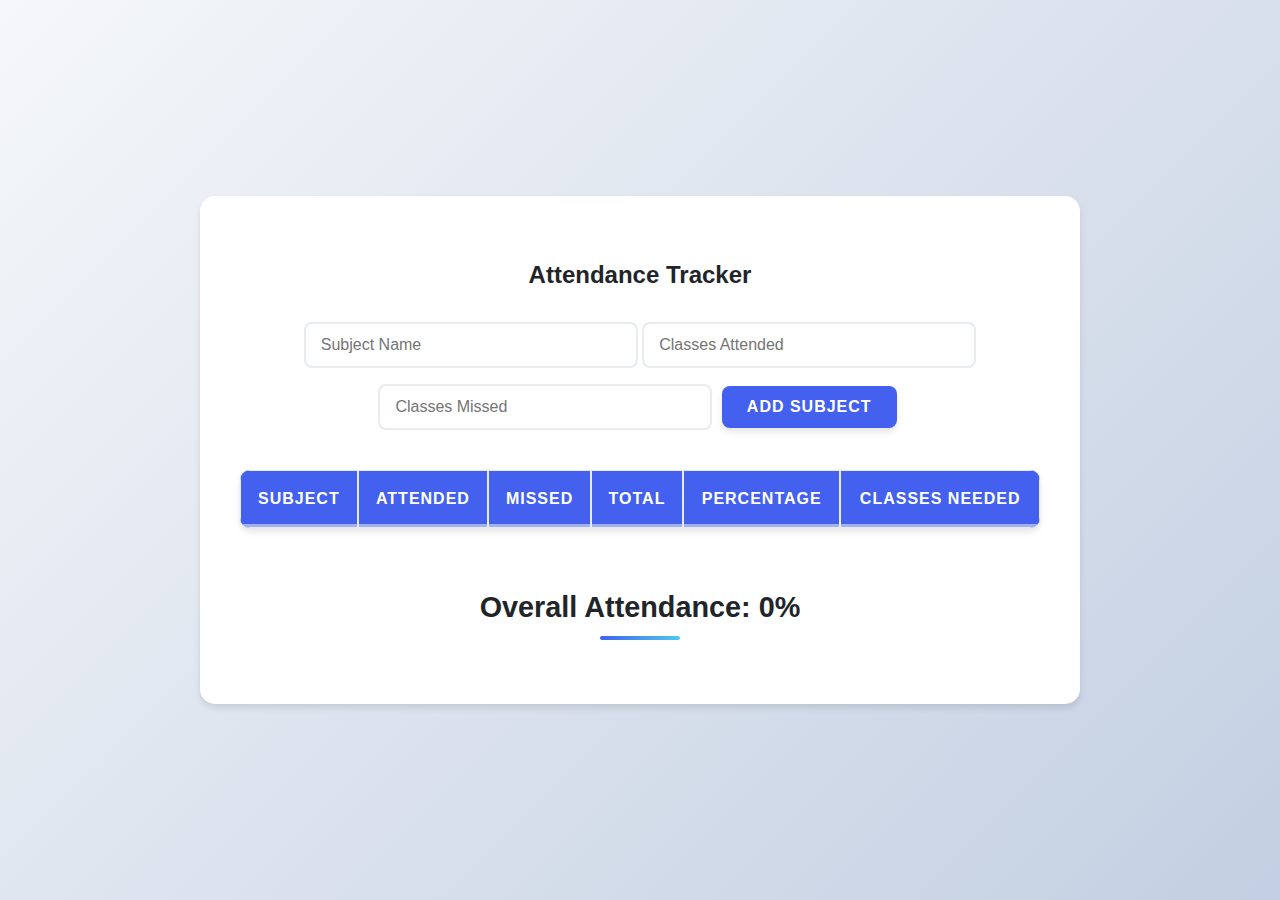
<file: Wp1/at2.html>
<!DOCTYPE html>
<html lang="en">
<head>
    <meta charset="UTF-8">
    <meta name="viewport" content="width=device-width, initial-scale=1.0">
    <title>Attendance Tracker</title>
    <link rel="stylesheet" href="style2.css">
</head>
<body>
    <div class="container">
        <h2>Attendance Tracker</h2>
        <input type="text" id="subject" placeholder="Subject Name">
        <input type="number" id="attended" placeholder="Classes Attended">
        <input type="number" id="missed" placeholder="Classes Missed">
        <button onclick="addSubject()">Add Subject</button>
        
        <table>
            <thead>
                <tr>
                    <th>Subject</th>
                    <th>Attended</th>
                    <th>Missed</th>
                    <th>Total</th>
                    <th>Percentage</th>
                    <th>Classes Needed</th>
                </tr>
            </thead>
            <tbody id="attendanceTable"></tbody>
        </table>
        
        <h3>Overall Attendance: <span id="overallAttendance">0%</span></h3>
    </div>

    <script src="script1.js"></script>
</body>
</html>
</file>
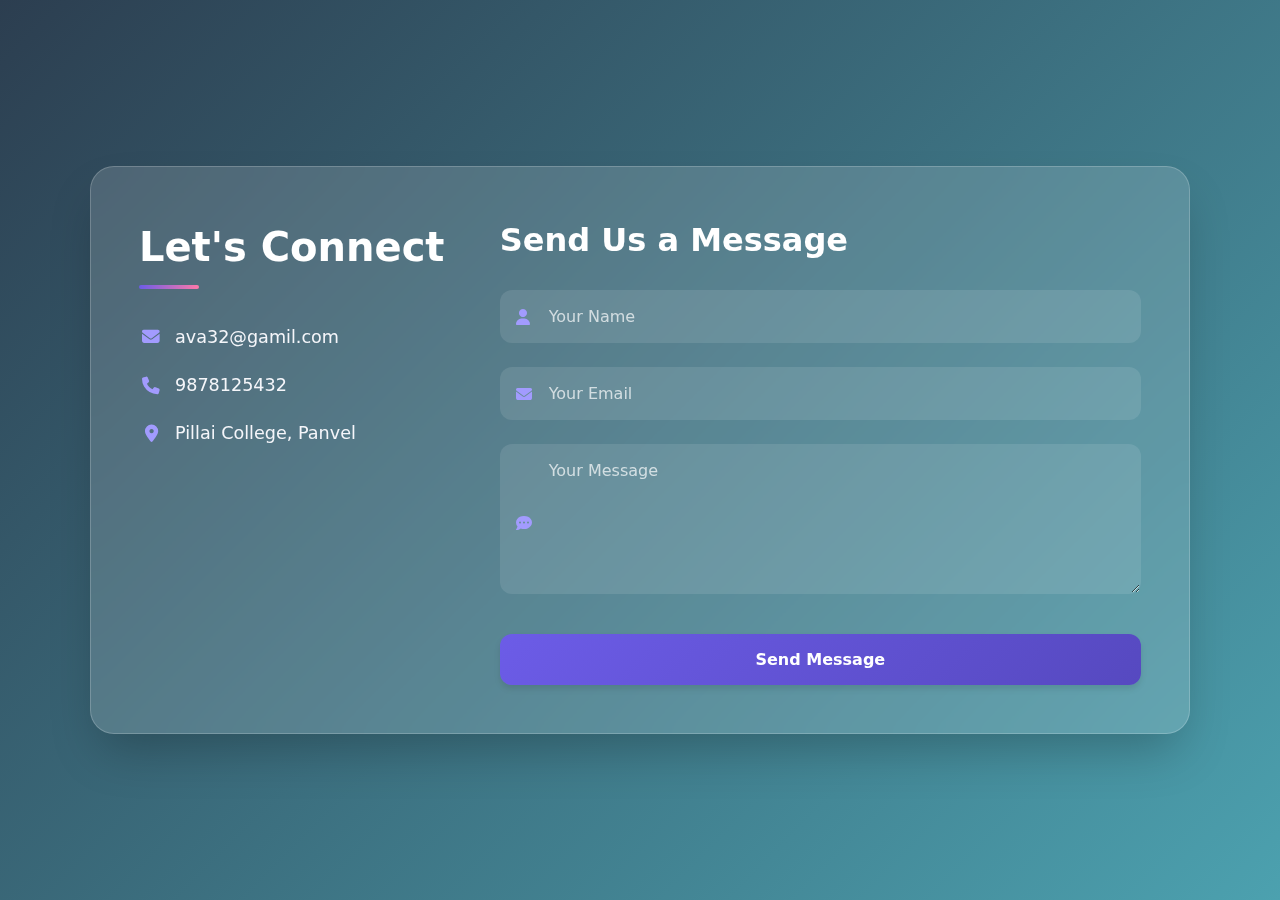
<file: Wp1/contact.html>
<!DOCTYPE html>
<html lang="en">
<head>
  <meta charset="UTF-8">
  <meta name="viewport" content="width=device-width, initial-scale=1.0">
  <title>Contact Us</title>
  <link rel="stylesheet" href="https://cdnjs.cloudflare.com/ajax/libs/font-awesome/6.5.0/css/all.min.css">
  <style>
    :root {
      --primary: #6c5ce7;
      --primary-light: #a29bfe;
      --primary-dark: #5649c0;
      --accent: #fd79a8;
      --text-light: #f5f6fa;
      --text-dark: #2d3436;
      --bg-gradient: linear-gradient(135deg, #2c3e50 0%, #4ca1af 100%);
      --card-bg: rgba(255, 255, 255, 0.15);
      --transition: all 0.4s cubic-bezier(0.25, 0.8, 0.25, 1);
    }

    * {
      box-sizing: border-box;
      margin: 0;
      padding: 0;
      font-family: 'Poppins', 'Segoe UI', system-ui, sans-serif;
    }

    body {
      background: var(--bg-gradient);
      min-height: 100vh;
      display: flex;
      align-items: center;
      justify-content: center;
      padding: 2rem;
      color: var(--text-light);
      line-height: 1.6;
      animation: fadeIn 1s ease-out;
    }

    @keyframes fadeIn {
      from { opacity: 0; transform: translateY(20px); }
      to { opacity: 1; transform: translateY(0); }
    }

    .container {
      max-width: 1100px;
      width: 100%;
      background: var(--card-bg);
      border-radius: 24px;
      padding: 3rem;
      backdrop-filter: blur(12px);
      box-shadow: 0 25px 50px -12px rgba(0, 0, 0, 0.25);
      display: flex;
      flex-wrap: wrap;
      gap: 2.5rem;
      overflow: hidden;
      position: relative;
      border: 1px solid rgba(255, 255, 255, 0.2);
      transition: all 0.5s ease;
    }

    .container.shrink {
      max-width: 800px;
      padding: 2.5rem;
    }

    /* Thank you message styles */
    .thank-you-message {
      position: absolute;
      top: 0;
      left: 0;
      width: 100%;
      height: 100%;
      display: flex;
      flex-direction: column;
      align-items: center;
      justify-content: center;
      background: rgba(108, 92, 231, 0.9);
      z-index: 10;
      opacity: 0;
      pointer-events: none;
      transition: all 0.5s ease;
      padding: 2rem;
      text-align: center;
    }

    .thank-you-message.show {
      opacity: 1;
      pointer-events: auto;
    }

    .thank-you-message i {
      font-size: 4rem;
      color: white;
      margin-bottom: 1.5rem;
      animation: bounce 1s infinite alternate;
    }

    @keyframes bounce {
      from { transform: translateY(0); }
      to { transform: translateY(-15px); }
    }

    .thank-you-message h2 {
      font-size: 2.5rem;
      margin-bottom: 1rem;
      color: white;
    }

    .thank-you-message p {
      font-size: 1.2rem;
      max-width: 500px;
      margin-bottom: 2rem;
    }

    .thank-you-message button {
      background: white;
      color: var(--primary);
      border: none;
      padding: 0.8rem 2rem;
      border-radius: 50px;
      font-weight: 600;
      cursor: pointer;
      transition: var(--transition);
    }

    .thank-you-message button:hover {
      transform: translateY(-3px);
      box-shadow: 0 10px 20px rgba(0, 0, 0, 0.2);
    }

    /* Rest of your existing styles... */
    .contact-info {
      flex: 1;
      min-width: 300px;
      position: relative;
      z-index: 1;
    }

    .contact-info h2 {
      font-size: 2.5rem;
      margin-bottom: 1.5rem;
      color: white;
      font-weight: 700;
      position: relative;
      display: inline-block;
    }

    .contact-info h2::after {
      content: '';
      position: absolute;
      bottom: -10px;
      left: 0;
      width: 60px;
      height: 4px;
      background: linear-gradient(to right, var(--primary), var(--accent));
      border-radius: 2px;
    }

    .contact-info p {
      margin: 1.25rem 0;
      font-size: 1.1rem;
      display: flex;
      align-items: center;
      gap: 0.75rem;
    }

    .contact-info i {
      width: 24px;
      text-align: center;
      color: var(--primary-light);
    }

    .social-icons {
      display: flex;
      gap: 1rem;
      margin-top: 2rem;
    }

    .social-icons a {
      width: 40px;
      height: 40px;
      border-radius: 50%;
      background: rgba(255, 255, 255, 0.1);
      display: flex;
      align-items: center;
      justify-content: center;
      color: white;
      font-size: 1rem;
      transition: var(--transition);
    }

    .social-icons a:hover {
      background: var(--primary);
      transform: translateY(-3px);
      box-shadow: 0 5px 15px rgba(0, 0, 0, 0.2);
    }

    .form-section {
      flex: 2;
      min-width: 350px;
      position: relative;
      z-index: 1;
    }

    .form-section h3 {
      font-size: 2rem;
      margin-bottom: 1.5rem;
      color: white;
      font-weight: 600;
    }

    form {
      display: flex;
      flex-direction: column;
      gap: 1.5rem;
    }

    .input-group {
      position: relative;
    }

    .input-group i {
      position: absolute;
      top: 50%;
      left: 1rem;
      transform: translateY(-50%);
      color: var(--primary-light);
      transition: var(--transition);
    }

    input, textarea {
      width: 100%;
      padding: 1rem 1rem 1rem 3rem;
      border: none;
      border-radius: 12px;
      background: rgba(255, 255, 255, 0.1);
      color: white;
      font-size: 1rem;
      transition: var(--transition);
      border: 1px solid transparent;
    }

    input::placeholder, textarea::placeholder {
      color: rgba(255, 255, 255, 0.7);
    }

    input:focus, textarea:focus {
      outline: none;
      border-color: var(--primary);
      background: rgba(255, 255, 255, 0.15);
      box-shadow: 0 0 0 3px rgba(108, 92, 231, 0.2);
    }

    input:focus + i, textarea:focus + i {
      color: var(--accent);
      transform: translateY(-50%) scale(1.2);
    }

    textarea {
      resize: vertical;
      min-height: 150px;
    }

    button {
      padding: 1rem;
      background: linear-gradient(135deg, var(--primary), var(--primary-dark));
      color: white;
      border: none;
      border-radius: 12px;
      font-size: 1rem;
      font-weight: 600;
      cursor: pointer;
      transition: var(--transition);
      box-shadow: 0 4px 6px rgba(0, 0, 0, 0.1);
      position: relative;
      overflow: hidden;
      margin-top: 0.5rem;
    }

    button:hover {
      transform: translateY(-3px);
      box-shadow: 0 10px 20px rgba(0, 0, 0, 0.2);
      background: linear-gradient(135deg, var(--primary-light), var(--primary));
    }

    button:active {
      transform: translateY(0);
    }

    button::after {
      content: '';
      position: absolute;
      top: 0;
      left: -100%;
      width: 100%;
      height: 100%;
      background: linear-gradient(90deg, transparent, rgba(255, 255, 255, 0.2), transparent);
      transition: 0.5s;
    }

    button:hover::after {
      left: 100%;
    }

    @media (max-width: 768px) {
      .container {
        flex-direction: column;
        padding: 2rem 1.5rem;
        border-radius: 16px;
      }

      .container.shrink {
        max-width: 90%;
      }

      .contact-info {
        text-align: center;
      }

      .contact-info h2::after {
        left: 50%;
        transform: translateX(-50%);
      }

      .social-icons {
        justify-content: center;
      }

      .thank-you-message h2 {
        font-size: 2rem;
      }
    }

    @media (max-width: 480px) {
      input, textarea {
        padding: 0.75rem 0.75rem 0.75rem 2.5rem;
      }

      .thank-you-message i {
        font-size: 3rem;
      }

      .thank-you-message h2 {
        font-size: 1.8rem;
      }

      .thank-you-message p {
        font-size: 1rem;
      }
    }
  </style>
</head>
<body>
  <div class="container" id="container">
    <!-- Thank You Message (hidden by default) -->
    <div class="thank-you-message" id="thankYouMessage">
      <i class="fas fa-check-circle"></i>
      <h2>Thank You!</h2>
      <p>We've received your message and will get back to you soon.</p>
      <button id="closeThankYou">Close</button>
    </div>

    <!-- Contact Info -->
    <div class="contact-info">
      <h2>Let's Connect</h2>
      <p><i class="fas fa-envelope"></i>ava32@gamil.com</p>
      <p><i class="fas fa-phone"></i>9878125432</p>
      <p><i class="fas fa-map-marker-alt"></i>Pillai College, Panvel</p>
     
    </div>

    <!-- Contact Form -->
    <div class="form-section">
      <h3>Send Us a Message</h3>
      <form id="contactForm">
        <div class="input-group">
          <i class="fas fa-user"></i>
          <input type="text" id="name" name="name" placeholder="Your Name" required>
        </div>
        <div class="input-group">
          <i class="fas fa-envelope"></i>
          <input type="email" id="email" name="email" placeholder="Your Email" required>
        </div>
        <div class="input-group">
          <i class="fas fa-comment-dots"></i>
          <textarea id="message" name="message" rows="5" placeholder="Your Message" required></textarea>
        </div>
        <button type="submit">Send Message</button>
      </form>
    </div>
  </div>

  <script>
    document.getElementById('contactForm').addEventListener('submit', function(e) {
      e.preventDefault();
      const container = document.getElementById('container');
      const thankYouMessage = document.getElementById('thankYouMessage');
      
      // Shrink the container
      container.classList.add('shrink');
      
      // Show thank you message
      setTimeout(() => {
        thankYouMessage.classList.add('show');
      }, 500);
      
      // Reset form
      this.reset();
    });

    document.getElementById('closeThankYou').addEventListener('click', function() {
      const container = document.getElementById('container');
      const thankYouMessage = document.getElementById('thankYouMessage');
      
      // Hide thank you message
      thankYouMessage.classList.remove('show');
      
      // Return container to original size after animation
      setTimeout(() => {
        container.classList.remove('shrink');
      }, 500);
    });
  </script>
</body>
</html>
</file>
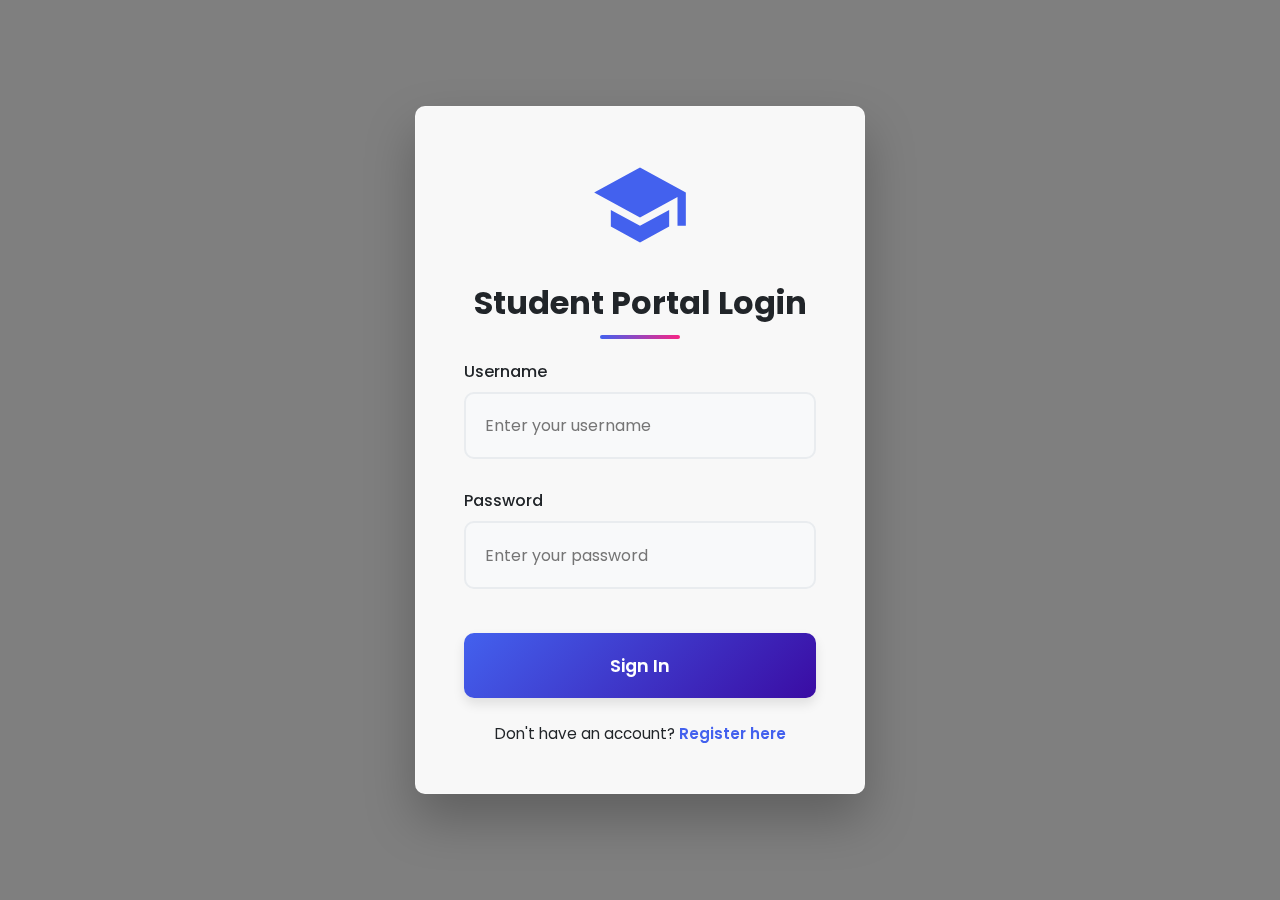
<file: Wp1/index1.html>
<!DOCTYPE html>
<html lang="en">
<head>
    <meta charset="UTF-8">
    <meta name="viewport" content="width=device-width, initial-scale=1.0">
    <title>Student Management System - Login</title>
    <meta name="description" content="Secure login page for Student Management System">
    <link rel="preconnect" href="https://fonts.googleapis.com">
    <link rel="preconnect" href="https://fonts.gstatic.com" crossorigin>
    <link href="https://fonts.googleapis.com/css2?family=Poppins:wght@400;500;600;700&display=swap" rel="stylesheet">
    <script src="https://code.jquery.com/jquery-3.6.0.min.js" defer></script>
    
    <style>
        :root {
            --primary: #4361ee;
            --primary-light: #4895ef;
            --primary-dark: #3a0ca3;
            --accent: #f72585;
            --light: #f8f9fa;
            --dark: #212529;
            --success: #4cc9f0;
            --error: #dc3545;
            --transition: all 0.4s cubic-bezier(0.23, 1, 0.32, 1);
            --border-radius: 10px;
            --box-shadow: 0 25px 50px rgba(0, 0, 0, 0.25);
        }

        * {
            margin: 0;
            padding: 0;
            box-sizing: border-box;
            font-family: 'Poppins', 'Segoe UI', system-ui, sans-serif;
        }

        body {
            background: linear-gradient(rgba(0, 0, 0, 0.5), rgba(0, 0, 0, 0.5)), 
                        url('https://images.unsplash.com/photo-1523050854058-8df90110c9f1?ixlib=rb-4.0.3&ixid=MnwxMjA3fDB8MHxwaG90by1wYWdlfHx8fGVufDB8fHx8fA%3D%3D&auto=format&fit=crop&w=2070&q=80') no-repeat center center/cover;
            height: 100vh;
            display: flex;
            justify-content: center;
            align-items: center;
            animation: fadeIn 1.2s ease-out;
        }

        @keyframes fadeIn {
            from { opacity: 0; }
            to { opacity: 1; }
        }

        .login-container {
            width: 450px;
            background: rgba(255, 255, 255, 0.95);
            padding: 3rem;
            border-radius: var(--border-radius);
            box-shadow: var(--box-shadow);
            text-align: center;
            transform-style: preserve-3d;
            perspective: 1000px;
            animation: slideUp 0.8s cubic-bezier(0.175, 0.885, 0.32, 1.275);
            position: relative;
            overflow: hidden;
            backdrop-filter: blur(5px);
            border: 1px solid rgba(255, 255, 255, 0.3);
            transition: var(--transition);
        }

        .login-container:hover {
            transform: translateY(-5px) scale(1.01);
            box-shadow: 0 30px 60px rgba(0, 0, 0, 0.3);
        }

        @keyframes slideUp {
            from { transform: translateY(50px) rotateX(15deg); opacity: 0; }
            to { transform: translateY(0) rotateX(0); opacity: 1; }
        }

        /* Shine effect */
        .login-container::before {
            content: '';
            position: absolute;
            top: 0;
            left: -100%;
            width: 100%;
            height: 100%;
            background: linear-gradient(
                90deg,
                transparent,
                rgba(255, 255, 255, 0.2),
                transparent
            );
            transition: 0.5s;
            z-index: 1;
        }

        .login-container:hover::before {
            left: 100%;
        }

        .login-header {
            margin-bottom: 2rem;
            position: relative;
            z-index: 2;
        }

        .login-title {
            color: var(--dark);
            font-size: 2rem;
            font-weight: 700;
            margin-bottom: 1.5rem;
            position: relative;
        }

        .login-title::after {
            content: '';
            position: absolute;
            bottom: -12px;
            left: 50%;
            transform: translateX(-50%);
            width: 80px;
            height: 4px;
            background: linear-gradient(90deg, var(--primary), var(--accent));
            border-radius: 2px;
            transition: width 0.3s ease;
        }

        .login-container:hover .login-title::after {
            width: 100px;
        }

        .login-icon {
            width: 100px;
            height: 100px;
            margin: 0 auto 1.5rem;
            background: url('data:image/svg+xml;utf8,<svg xmlns="http://www.w3.org/2000/svg" viewBox="0 0 24 24" fill="%234361ee"><path d="M12 3L1 9l11 6 9-4.91V17h2V9M5 13.18v4L12 21l7-3.82v-4L12 17l-7-3.82z"/></svg>') no-repeat center center;
            background-size: contain;
            transition: var(--transition);
            z-index: 2;
            position: relative;
        }

        .login-container:hover .login-icon {
            transform: scale(1.1) rotate(5deg);
        }

        .login-form {
            display: flex;
            flex-direction: column;
            gap: 1.8rem;
        }

        .form-group {
            position: relative;
            z-index: 2;
            text-align: left;
        }

        .form-label {
            display: block;
            margin-bottom: 0.5rem;
            color: var(--dark);
            font-weight: 500;
        }

        .form-input {
            width: 100%;
            padding: 1.2rem;
            border: 2px solid #e9ecef;
            border-radius: var(--border-radius);
            font-size: 1rem;
            transition: var(--transition);
            background-color: #f8f9fa;
        }

        .form-input:focus {
            outline: none;
            border-color: var(--primary);
            box-shadow: 0 0 0 3px rgba(67, 97, 238, 0.2);
            background-color: white;
        }

        .form-group:hover .form-input {
            border-color: var(--primary-light);
        }

        .login-actions {
            margin-top: 1rem;
        }

        .btn {
            width: 100%;
            padding: 1.2rem;
            color: white;
            border: none;
            border-radius: var(--border-radius);
            font-size: 1.1rem;
            font-weight: 600;
            cursor: pointer;
            transition: var(--transition);
            position: relative;
            overflow: hidden;
            z-index: 2;
        }

        .btn-primary {
            background: linear-gradient(135deg, var(--primary), var(--primary-dark));
            box-shadow: 0 6px 12px rgba(0, 0, 0, 0.1);
        }

        .btn-primary:hover {
            transform: translateY(-3px);
            box-shadow: 0 12px 24px rgba(0, 0, 0, 0.2);
            background: linear-gradient(135deg, var(--primary-light), var(--primary));
        }

        .btn-primary:active {
            transform: translateY(0);
        }

        .btn-primary::after {
            content: '';
            position: absolute;
            top: 0;
            left: -100%;
            width: 100%;
            height: 100%;
            background: linear-gradient(90deg, transparent, rgba(255, 255, 255, 0.2), transparent);
            transition: 0.5s;
        }

        .btn-primary:hover::after {
            left: 100%;
        }

        .form-footer {
            margin-top: 1.5rem;
            font-size: 0.95rem;
            color: var(--dark);
            z-index: 2;
            position: relative;
        }

        .form-link {
            color: var(--primary);
            text-decoration: none;
            font-weight: 600;
            transition: var(--transition);
            position: relative;
        }

        .form-link::after {
            content: '';
            position: absolute;
            bottom: -2px;
            left: 0;
            width: 0;
            height: 2px;
            background: var(--primary);
            transition: var(--transition);
        }

        .form-link:hover::after {
            width: 100%;
        }

        .error-message {
            color: var(--error);
            margin: 1rem 0;
            font-size: 0.9rem;
            animation: shake 0.5s;
        }

        @keyframes shake {
            0%, 100% { transform: translateX(0); }
            20%, 60% { transform: translateX(-5px); }
            40%, 80% { transform: translateX(5px); }
        }

        @media (max-width: 480px) {
            .login-container {
                width: 90%;
                padding: 2rem;
            }
            
            body {
                background-position: 60% center;
            }
        }
    </style>
</head>
<body>
    <div class="login-container">
        <div class="login-header">
            <div class="login-icon" aria-hidden="true"></div>
            <h1 class="login-title">Student Portal Login</h1>
        </div>

        <form class="login-form" action="login.php" method="post" autocomplete="on">
            <div class="form-group">
                <label for="username" class="form-label">Username</label>
                <input type="text" id="username" name="username" class="form-input" required 
                       placeholder="Enter your username" autocomplete="username">
            </div>

            <div class="form-group">
                <label for="password" class="form-label">Password</label>
                <input type="password" id="password" name="password" class="form-input" required 
                       placeholder="Enter your password" autocomplete="current-password">
            </div>

            <!-- Error message placeholder -->
            <!-- <div class="error-message">Invalid username or password</div> -->

            <div class="login-actions">
                <button type="submit" class="btn btn-primary">Sign In</button>
            </div>
        </form>

        <div class="form-footer">
            Don't have an account? <a href="register1.php" class="form-link">Register here</a>
        </div>
    </div>
</body>
</html>
</file>
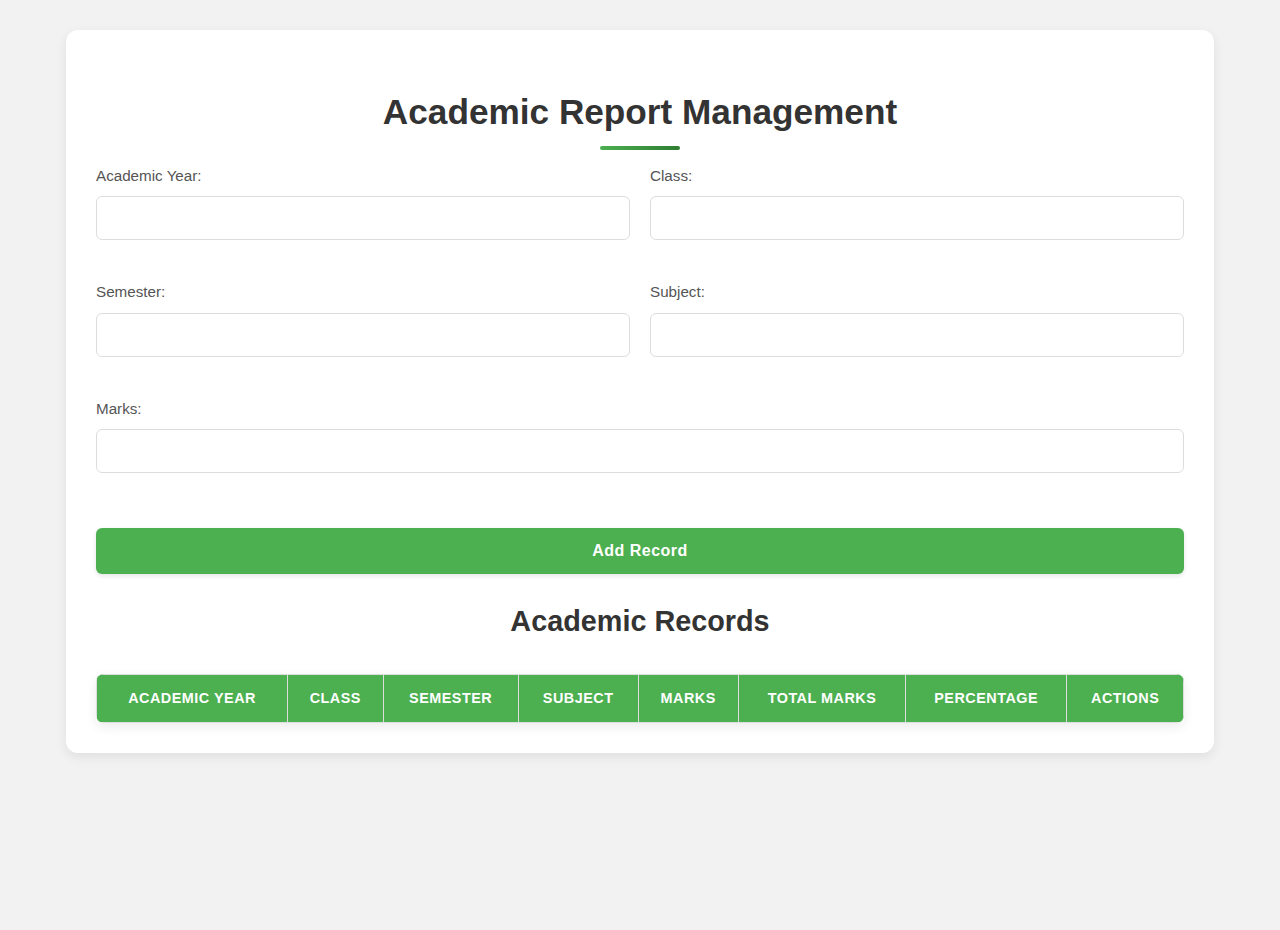
<file: Wp1/record.html>
<!DOCTYPE html>
<html lang="en">
<head>
    <meta charset="UTF-8">
    <meta name="viewport" content="width=device-width, initial-scale=1.0">
    <title>Academic Report Management</title>
   
    <style>

:root {
  --primary-color: #4CAF50;
  --primary-hover: #45a049;
  --danger-color: #f44336;
  --danger-hover: #e53935;
  --text-color: #333;
  --text-light: #555;
  --bg-color: #f2f2f2;
  --card-bg: #fff;
  --border-color: #ddd;
  --shadow: 0 4px 12px rgba(0, 0, 0, 0.08);
  --transition: all 0.3s cubic-bezier(0.25, 0.8, 0.25, 1);
}

body {
  font-family: 'Segoe UI', Tahoma, Geneva, Verdana, sans-serif;
  background-color: var(--bg-color);
  margin: 0;
  padding: 0;
  min-height: 100vh;
  color: var(--text-color);
  line-height: 1.6;
  animation: fadeIn 0.8s ease-out;
}

@keyframes fadeIn {
  from { opacity: 0; }
  to { opacity: 1; }
}

.container {
  width: 85%;
  max-width: 1200px;
  margin: 30px auto;
  background-color: var(--card-bg);
  padding: 30px;
  border-radius: 12px;
  box-shadow: var(--shadow);
  transition: var(--transition);
}

.container:hover {
  box-shadow: 0 8px 24px rgba(0, 0, 0, 0.12);
  transform: translateY(-2px);
}

h1, h2 {
  text-align: center;
  color: var(--text-color);
  margin-bottom: 1.5rem;
  position: relative;
}

h1 {
  font-size: 2.2rem;
  font-weight: 700;
}

h1::after {
  content: '';
  position: absolute;
  bottom: -10px;
  left: 50%;
  transform: translateX(-50%);
  width: 80px;
  height: 4px;
  background: linear-gradient(90deg, var(--primary-color), #2E7D32);
  border-radius: 2px;
}

h2 {
  font-size: 1.8rem;
  font-weight: 600;
}

form {
  display: flex;
  flex-wrap: wrap;
  justify-content: space-between;
  gap: 20px;
}

.form-group {
  flex: 1 1 calc(50% - 20px);
  min-width: 250px;
  margin-bottom: 20px;
}

label {
  display: block;
  margin-bottom: 8px;
  color: var(--text-light);
  font-weight: 500;
  font-size: 0.95rem;
}

input {
  width: 100%;
  padding: 12px 15px;
  box-sizing: border-box;
  border: 1px solid var(--border-color);
  border-radius: 6px;
  font-size: 1rem;
  transition: var(--transition);
}

input:focus {
  outline: none;
  border-color: var(--primary-color);
  box-shadow: 0 0 0 3px rgba(76, 175, 80, 0.2);
}

button {
  width: 100%;
  padding: 14px;
  background-color: var(--primary-color);
  color: white;
  border: none;
  border-radius: 6px;
  cursor: pointer;
  margin-top: 15px;
  font-size: 1rem;
  font-weight: 600;
  letter-spacing: 0.5px;
  transition: var(--transition);
  box-shadow: 0 2px 5px rgba(0, 0, 0, 0.1);
}

button:hover {
  background-color: var(--primary-hover);
  transform: translateY(-2px);
  box-shadow: 0 4px 8px rgba(0, 0, 0, 0.15);
}

button:active {
  transform: translateY(0);
}

table {
  width: 100%;
  border-collapse: collapse;
  margin-top: 30px;
  box-shadow: var(--shadow);
  border-radius: 8px;
  overflow: hidden;
  animation: slideUp 0.6s ease-out;
}

@keyframes slideUp {
  from { transform: translateY(20px); opacity: 0; }
  to { transform: translateY(0); opacity: 1; }
}

th, td {
  border: 1px solid var(--border-color);
  padding: 12px;
  text-align: center;
  transition: var(--transition);
}

th {
  background-color: var(--primary-color);
  color: white;
  font-weight: 600;
  text-transform: uppercase;
  font-size: 0.9rem;
  letter-spacing: 0.5px;
}

tr:nth-child(even) {
  background-color: rgba(242, 242, 242, 0.5);
}

tr:hover {
  background-color: rgba(76, 175, 80, 0.05);
}

.actions button {
  background-color: var(--danger-color);
  margin: 5px 0;
  padding: 10px;
}

.actions button:hover {
  background-color: var(--danger-hover);
}

@media (max-width: 768px) {
  .container {
    width: 95%;
    padding: 20px;
  }
  
  .form-group {
    flex: 1 1 100%;
  }
  
  h1 {
    font-size: 1.8rem;
  }
  
  h2 {
    font-size: 1.5rem;
  }
  
  th, td {
    padding: 10px 8px;
    font-size: 0.9rem;
  }
}

    </style>
</head>
<body>
    <div class="container">
        <h1>Academic Report Management</h1>
        <form id="reportForm">
            <div class="form-group">
                <label for="academicYear">Academic Year:</label>
                <input type="text" id="academicYear" required>
            </div>
            <div class="form-group">
                <label for="class">Class:</label>
                <input type="text" id="class" required>
            </div>
            <div class="form-group">
                <label for="semester">Semester:</label>
                <input type="text" id="semester" required>
            </div>
            <div class="form-group">
                <label for="subject">Subject:</label>
                <input type="text" id="subject" required>
            </div>
            <div class="form-group">
                <label for="marks">Marks:</label>
                <input type="number" id="marks" required>
            </div>
            <button type="button" onclick="addRecord()">Add Record</button>
        </form>
        <h2>Academic Records</h2>
        <table id="recordsTable">
            <thead>
                <tr>
                    <th>Academic Year</th>
                    <th>Class</th>
                    <th>Semester</th>
                    <th>Subject</th>
                    <th>Marks</th>
                    <th>Total Marks</th>
                    <th>Percentage</th>
                    <th>Actions</th>
                </tr>
            </thead>
            <tbody>
                <!-- Records will be dynamically added here -->
            </tbody>
        </table>
    </div>
    <script src="scriptrm.js"></script>
</body>
</html>
</file>
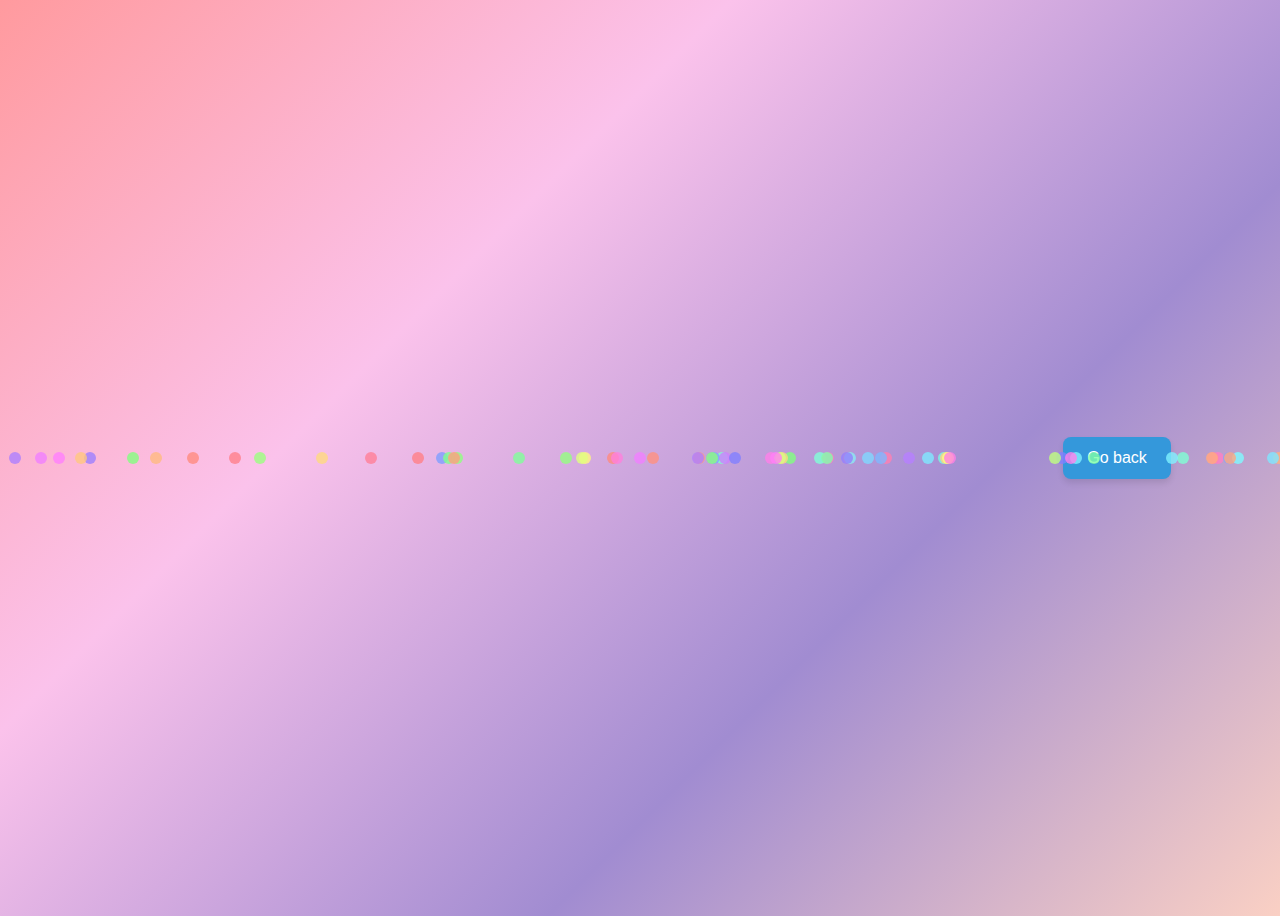
<file: Wp1/register1.html>
<!DOCTYPE html>
<html lang="en">
<head>
    <meta charset="UTF-8">
    <meta name="viewport" content="width=device-width, initial-scale=1.0">
    <title>Registration Success</title>
    <style>
        
        .go-back-btn {
            background-color: #3498db; /* Blue background */
            color: white; /* White text */
            border: none;
            padding: 12px 24px;
            font-size: 16px;
            border-radius: 8px;
            cursor: pointer;
            transition: background-color 0.3s ease, transform 0.2s ease;
            box-shadow: 0 4px 6px rgba(0, 0, 0, 0.1);
        }

        /* Hover Effect */
        .go-back-btn:hover {
            background-color: #2980b9; /* Darker blue */
            transform: scale(1.05);
        }

        /* Click Effect */
        .go-back-btn:active {
            transform: scale(0.95);
        }
        body {
            display: flex;
            justify-content: center;
            align-items: center;
            height: 100vh;
            background: linear-gradient(135deg, #ff9a9e, #fbc2eb, #a18cd1, #fad0c4);
            font-family: 'Poppins', sans-serif;
            text-align: center;
            overflow: hidden;
            animation: backgroundShift 10s ease infinite alternate;
        }
        @keyframes backgroundShift {
            0% { background-position: left; }
            100% { background-position: right; }
        }
        .message {
            font-size: 36px;
            font-weight: bold;
            color: #ffffff;
            background: rgba(0, 0, 0, 0.4);
            padding: 30px 60px;
            border-radius: 20px;
            box-shadow: 0px 10px 20px rgba(0, 0, 0, 0.4);
            opacity: 0;
            animation: fadeInBounce 2s ease-in-out forwards, glow 1.5s infinite alternate;
            text-shadow: 3px 3px 6px rgba(0, 0, 0, 0.3);
        }
        @keyframes fadeInBounce {
            0% { opacity: 0; transform: translateY(-50px); }
            50% { opacity: 1; transform: translateY(20px); }
            100% { opacity: 1; transform: translateY(0); }
        }
        @keyframes glow {
            0% { box-shadow: 0px 0px 10px rgba(255, 255, 255, 0.5); }
            100% { box-shadow: 0px 0px 25px rgba(255, 255, 255, 1); }
        }
        .confetti {
            position: absolute;
            width: 12px;
            height: 12px;
            opacity: 0.8;
            border-radius: 50%;
            animation: confetti-fall 4s linear infinite;
        }
        @keyframes confetti-fall {
            from { transform: translateY(-100vh) translateX(0); opacity: 1; }
            to { transform: translateY(100vh) translateX(40px); opacity: 0; }
        }
    </style>
    <link href="https://fonts.googleapis.com/css2?family=Poppins:wght@300;400;600&display=swap" rel="stylesheet">
</head>
<body>
    <div class="message">🎊 You have been registered successfully! 🎊</div>
    <script>
        function createConfetti() {
            for (let i = 0; i < 70; i++) {
                let confetti = document.createElement("div");
                confetti.className = "confetti";
                confetti.style.left = Math.random() * 100 + "vw";
                confetti.style.animationDuration = (Math.random() * 3 + 2) + "s";
                confetti.style.backgroundColor = `hsl(${Math.random() * 360}, 100%, 75%)`;
                document.body.appendChild(confetti);
                setTimeout(() => confetti.remove(), 6000);
            }
        }
        createConfetti();
    </script>
    <button class="go-back-btn" onclick="history.back()">Go back</button>
</body>
</html>
</file>
<file: Wp1/style2.css>
:root {
    --primary: #4361ee;
    --secondary: #3f37c9;
    --success: #4cc9f0;
    --danger: #f72585;
    --light: #f8f9fa;
    --dark: #212529;
    --shadow: 0 4px 6px rgba(0, 0, 0, 0.1);
    --transition: all 0.3s ease-in-out;
  }
  
  /* Smooth Base Styling */
  body {
    font-family: 'Segoe UI', Tahoma, Geneva, Verdana, sans-serif;
    background: linear-gradient(135deg, #f5f7fa 0%, #c3cfe2 100%);
    margin: 0;
    padding: 0;
    min-height: 100vh;
    display: flex;
    flex-direction: column;
    align-items: center;
    justify-content: center;
    text-align: center;
    line-height: 1.6;
    color: var(--dark);
    animation: fadeIn 1s ease-out;
  }
  
  @keyframes fadeIn {
    from { opacity: 0; transform: translateY(-20px); }
    to { opacity: 1; transform: translateY(0); }
  }
  
  /* Container with Floating Effect */
  .container {
    max-width: 800px;
    width: 90%;
    margin: 2rem auto;
    background: white;
    padding: 2.5rem;
    border-radius: 15px;
    box-shadow: var(--shadow);
    transition: var(--transition);
    animation: slideUp 0.8s cubic-bezier(0.175, 0.885, 0.32, 1.275);
  }
  
  @keyframes slideUp {
    from { transform: translateY(50px); opacity: 0; }
    to { transform: translateY(0); opacity: 1; }
  }
  
  .container:hover {
    transform: translateY(-5px);
    box-shadow: 0 15px 30px rgba(0, 0, 0, 0.15);
  }
  
  /* Form Elements with Interactive Effects */
  input {
    padding: 12px 15px;
    margin: 8px 0;
    border: 2px solid #e9ecef;
    border-radius: 8px;
    font-size: 1rem;
    transition: var(--transition);
    width: 100%;
    max-width: 300px;
  }
  
  input:focus {
    outline: none;
    border-color: var(--primary);
    box-shadow: 0 0 0 3px rgba(67, 97, 238, 0.2);
    transform: scale(1.02);
  }
  
  /* Button with Hover Animation */
  button {
    padding: 12px 25px;
    margin: 10px 5px;
    background-color: var(--primary);
    color: white;
    border: none;
    border-radius: 8px;
    cursor: pointer;
    font-size: 1rem;
    font-weight: 600;
    text-transform: uppercase;
    letter-spacing: 1px;
    transition: var(--transition);
    box-shadow: 0 4px 6px rgba(0, 0, 0, 0.1);
    position: relative;
    overflow: hidden;
  }
  
  button:hover {
    background-color: var(--secondary);
    transform: translateY(-3px);
    box-shadow: 0 7px 14px rgba(0, 0, 0, 0.15);
  }
  
  button:active {
    transform: translateY(1px);
  }
  
  button::after {
    content: '';
    position: absolute;
    top: 0;
    left: -100%;
    width: 100%;
    height: 100%;
    background: linear-gradient(90deg, transparent, rgba(255, 255, 255, 0.2), transparent);
    transition: 0.5s;
  }
  
  button:hover::after {
    left: 100%;
  }
  
  /* Table with Hover Effects */
  table {
    width: 100%;
    border-collapse: separate;
    border-spacing: 0;
    margin: 2rem 0;
    overflow: hidden;
    border-radius: 10px;
    box-shadow: var(--shadow);
    transition: var(--transition);
  }
  
  th, td {
    padding: 15px;
    text-align: center;
    border: 1px solid #e9ecef;
    transition: var(--transition);
  }
  
  th {
    background-color: var(--primary);
    color: white;
    font-weight: 600;
    text-transform: uppercase;
    letter-spacing: 1px;
    position: relative;
  }
  
  th::after {
    content: '';
    position: absolute;
    bottom: 0;
    left: 0;
    width: 100%;
    height: 3px;
    background: rgba(255, 255, 255, 0.5);
  }
  
  tr:nth-child(even) {
    background-color: #f8f9fa;
  }
  
  tr:hover {
    background-color: #e9ecef;
    transform: scale(1.01);
  }
  
  td:hover {
    background-color: #dee2e6;
  }
  
  /* Headings with Decorative Elements */
  h3 {
    margin: 1.5rem 0;
    color: var(--dark);
    font-size: 1.8rem;
    position: relative;
    display: inline-block;
    padding-bottom: 10px;
  }
  
  h3::after {
    content: '';
    position: absolute;
    bottom: 0;
    left: 50%;
    transform: translateX(-50%);
    width: 80px;
    height: 4px;
    background: linear-gradient(90deg, var(--primary), var(--success));
    border-radius: 2px;
  }
  
  /* Responsive Adjustments */
  @media (max-width: 768px) {
    .container {
      padding: 1.5rem;
      width: 95%;
    }
    
    table {
      font-size: 0.9rem;
    }
    
    th, td {
      padding: 10px 5px;
    }
    
    button {
      padding: 10px 15px;
      font-size: 0.9rem;
    }
  }
  
  /* Loading Animation */
  @keyframes pulse {
    0% { transform: scale(1); }
    50% { transform: scale(1.05); }
    100% { transform: scale(1); }
  }
  
  .loading {
    animation: pulse 1.5s infinite;
  }
  
  /* Success/Failure States */
  .success {
    background-color: #d4edda;
    color: #155724;
    border-left: 5px solid #28a745;
    padding: 15px;
    margin: 15px 0;
    border-radius: 5px;
    transition: var(--transition);
  }
  
  .error {
    background-color: #f8d7da;
    color: #721c24;
    border-left: 5px solid #dc3545;
    padding: 15px;
    margin: 15px 0;
    border-radius: 5px;
    transition: var(--transition);
  }
</file>
